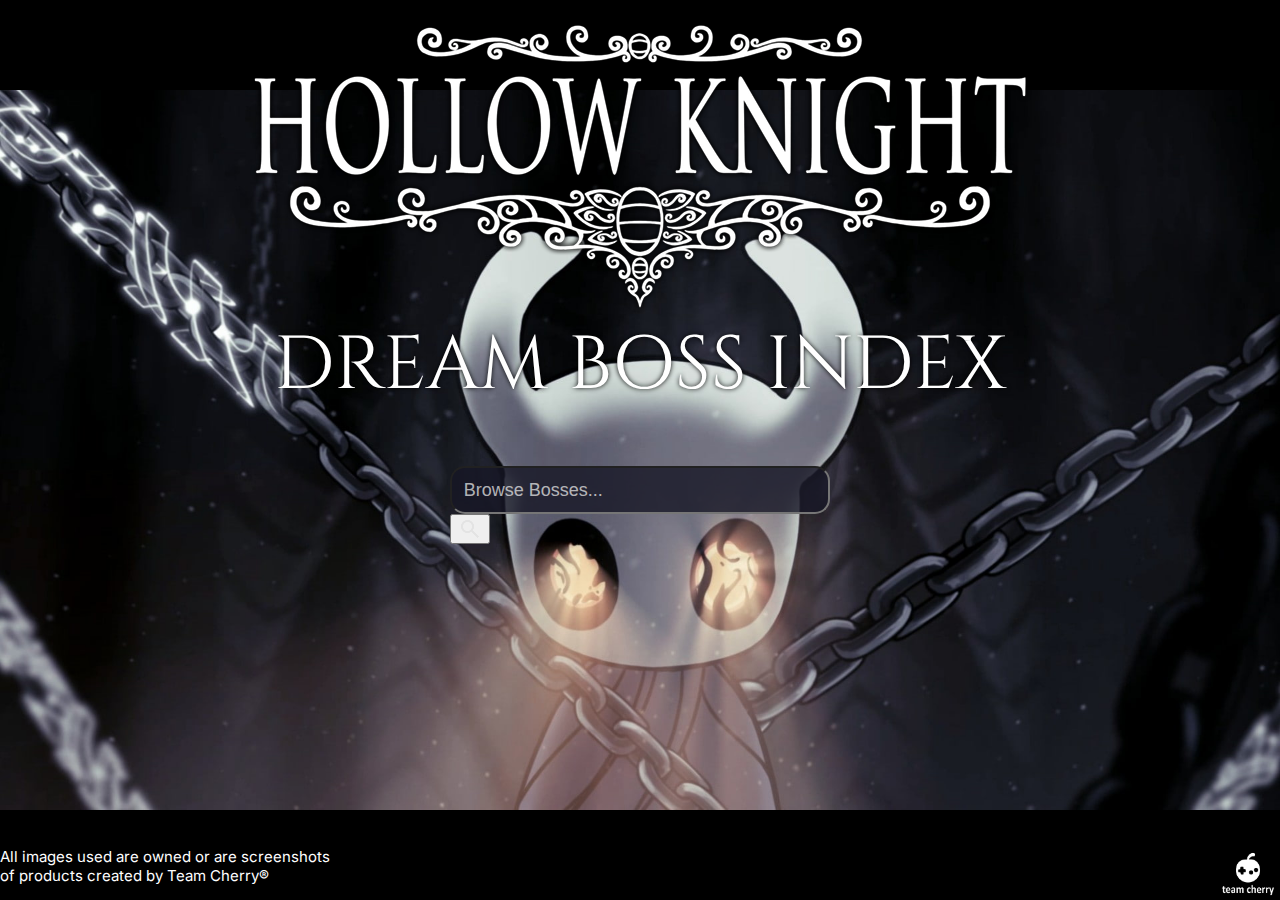
<file: index.html>
<html>

<head>
    <link href="main.css" rel="stylesheet">
    <Title>Hollow Knight Dream Boss Index</Title> <!-- hahdahd ahsdhasdh -->
</head>

<body>
    <img src="Hollow_Knight_Logo.webp" alt="HOLLOW KNIGHT" class="Hollow_Knight_Logo">
    <h1>DREAM BOSS INDEX</h1>

    <div class="searchContainer">
        <!-- div element groups code together, and the class allows to have multiple div elements that can be edited differently in CSS -->
        <div class="searchBar">
            <input type="text" id="searchinput" onkeyup="searchFunction()" placeholder="Browse Bosses...">
            <button id="searchIcon" onclick="searchFunction()"><img src="SearchIcon.png"></button>
        </div>

        <ul id="Links">
            <li><a href="Elder-Hu.html">Elder Hu</a></li>
            <li><a href="Galien.html">Galien</a></li>
            <li><a href="Gorb.html">Gorb</a></li>
            <li><a href="Markoth.html">Markoth</a></li>
            <li><a href="Marmu.html">Marmu</a></li>
            <li><a href="No-Eyes.html">No Eyes</a></li>
            <li><a href="Xero.html">Xero</a></li>
            <li><a href="gonk.html">Gonk</a></li>
        </ul>
    </div>

    <script src="script.js"></script>

    <img src="Team_Cherry_Logo.webp" alt="Team Cherry" class="Team-Cherry-Logo">
    <p class="Credits">All images used are owned or are screenshots <br>
        of products created by Team Cherry®</p>
</body>

</html>
</file>
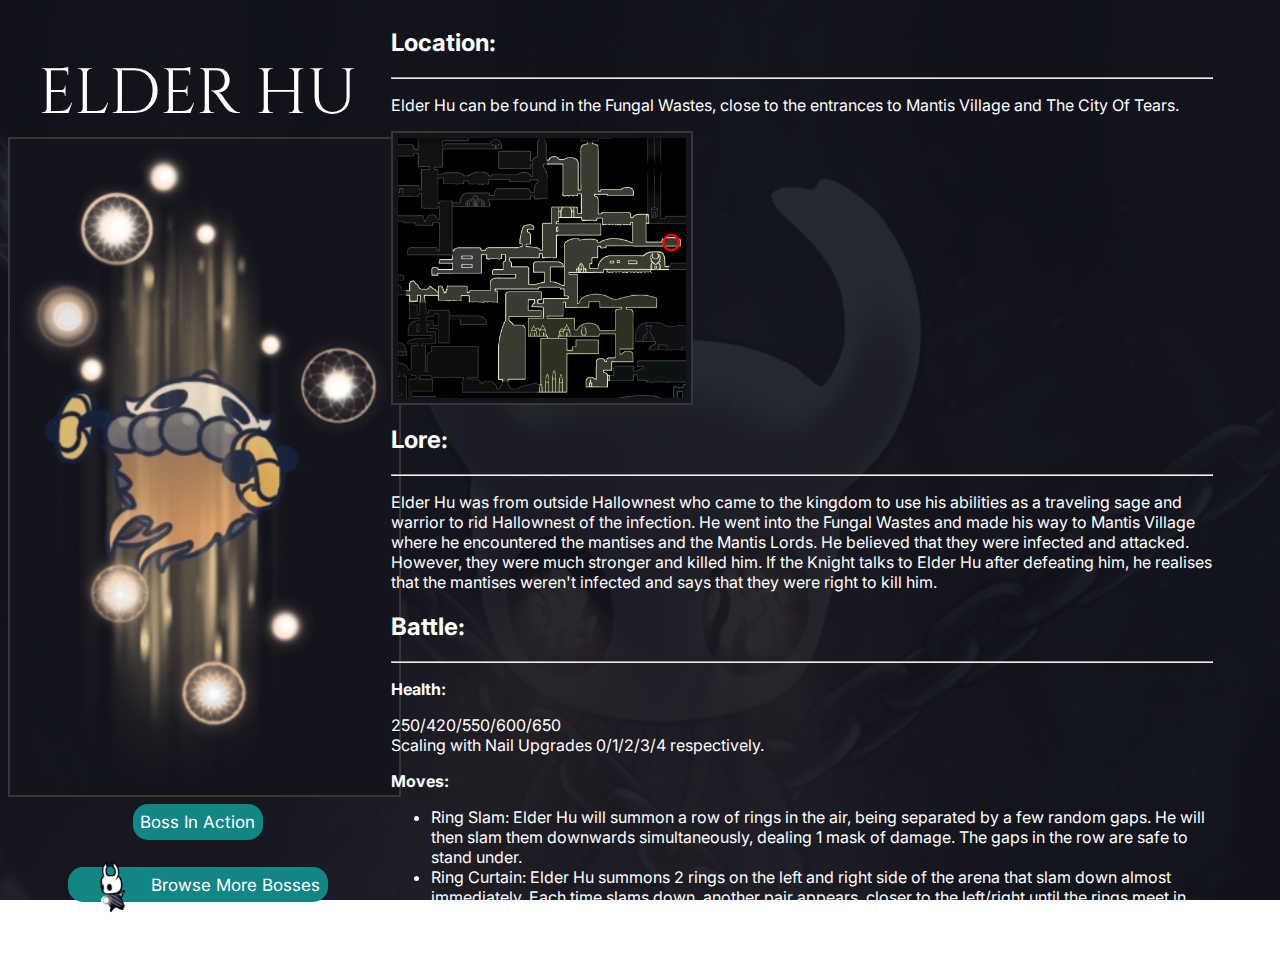
<file: Elder-Hu.html>
<html>

<head>
    <link href="main2.css" rel="stylesheet">
    <Title>Elder Hu | Hollow Knight Dream Boss Index</Title> <!-- hahdahd ahsdhasdh -->
</head>

<body>
    <div class="leftcolumn">
        <h1>ELDER HU</h1>
        <img src="HJ_Elder_Hu.webp" alt="Elder Hu">
        <a href="https://www.youtube.com/watch?v=o-jJClf_M3M" target="_blank">Boss In Action</a> <br>
        <a href="Landing_page.html" class="browseBosses"><img src="HollowKnight.gif" class="hkrun">Browse More Bosses</a>
    </div>

    <div class="rightcolumn">
        <h2>Location:</h2>
        <hr>
        <p>Elder Hu can be found in the Fungal Wastes, close to the entrances to Mantis Village and The City Of Tears.
        </p>
        <img src="Location-Elder_Hu.webp" alt="Elder Hu's Location" class="Location">
        <h2>Lore:</h2>
        <hr>
        <p>Elder Hu was from outside Hallownest who came to the kingdom to use his abilities as a traveling sage and
            warrior to rid Hallownest of the infection. He went into the Fungal Wastes and made his way to Mantis
            Village where he encountered the mantises and the Mantis Lords. He believed that they were infected and
            attacked. However, they were much stronger and killed him. If the Knight talks to Elder Hu after defeating
            him,
            he realises that the mantises weren't infected and says that they were right to kill him.</p>
        <h2>Battle:</h2>
        <hr>
        <p><span>Health:</span></p>
        <p>250/420/550/600/650 <br>
            Scaling with Nail Upgrades 0/1/2/3/4 respectively.</p>
        <p><span>Moves:</span>
        <ul>
            <li>Ring Slam: Elder Hu will summon a row of rings in the air, being separated by a few random gaps. He will
                then slam them downwards simultaneously, dealing 1 mask of damage. The gaps in the row are safe to stand
                under.</li>
            <li>Ring Curtain: Elder Hu summons 2 rings on the left and right side of the arena that slam down almost
                immediately. Each time slams down, another pair appears, closer to the left/right until the rings meet
                in the center of the arena, dealing 1 mask of damage.</li>
            <li>Teleport: Elder Hu will teleport randomly around the arena</li>
        </ul>
        </p>
    </div>
</body>

</html>
</file>
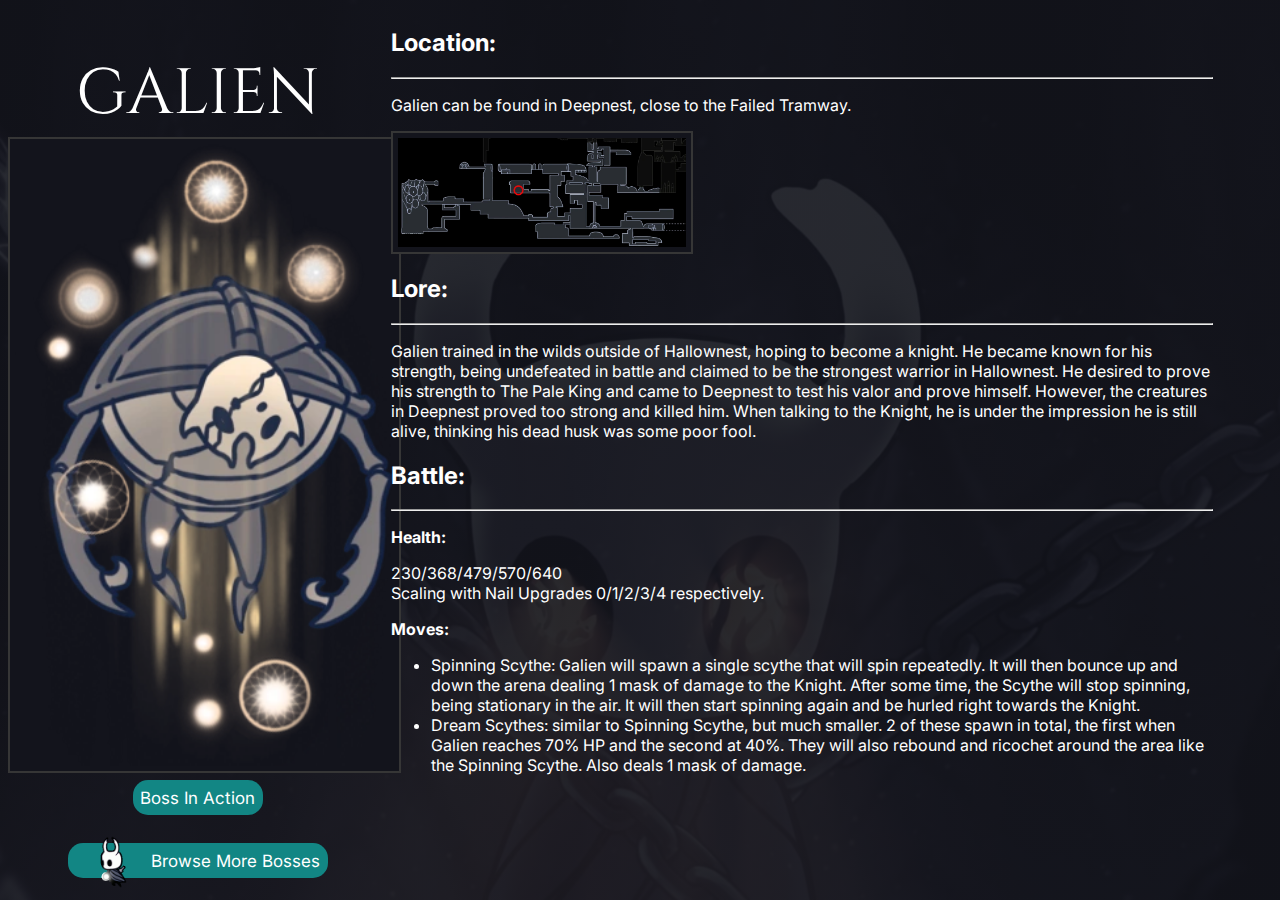
<file: Galien.html>
<html>

<head>
    <link href="main2.css" rel="stylesheet">
    <Title>Galien | Hollow Knight Dream Boss Index</Title> <!-- hahdahd ahsdhasdh -->
</head>

<body>
    <div class="leftcolumn">
        <h1>GALIEN</h1>
        <img src="HJ_Galien.webp" alt="Galien">
        <a href="https://www.youtube.com/watch?v=OzJQal1sK0c" target="_blank">Boss In Action</a> <br>
        <a href="Landing_page.html" class="BMB"><img src="HollowKnight.gif" class="hkrun">Browse More Bosses</a>
    </div>

    <div class="rightcolumn">
        <h2>Location:</h2>
        <hr>
        <p>Galien can be found in Deepnest, close to the Failed Tramway.</p>
        <img src="Location-Galien.webp" alt="Galien's Location" class="Location">
        <h2>Lore:</h2>
        <hr>
        <p>Galien trained in the wilds outside of Hallownest, hoping to become a knight. He became known for his
            strength, being undefeated in battle and claimed to be the strongest warrior in Hallownest. He desired to
            prove his strength to The Pale King and came to Deepnest to test his valor and prove himself. However, the
            creatures in Deepnest proved too strong and killed him. When talking to the Knight, he is under the
            impression he is still alive, thinking his dead husk was some poor fool.</p>
        <h2>Battle:</h2>
        <hr>
        <p><span>Health:</span></p>
        <p>230/368/479/570/640 <br>
            Scaling with Nail Upgrades 0/1/2/3/4 respectively.</p>
        <p><span>Moves:</span>
        <ul>
            <li>Spinning Scythe: Galien will spawn a single scythe that will spin repeatedly. It will then bounce up and
                down the arena dealing 1 mask of damage to the Knight. After some time, the Scythe will stop spinning,
                being stationary in the air. It will then start spinning again and be hurled right towards the Knight.
            </li>
            <li>Dream Scythes: similar to Spinning Scythe, but much smaller. 2 of these spawn in total, the first when
                Galien reaches 70% HP and the second at 40%. They will also rebound and ricochet around the area like
                the Spinning Scythe. Also deals 1 mask of damage.</li>
        </ul>
        </p>
    </div>
</body>

</html>
</file>
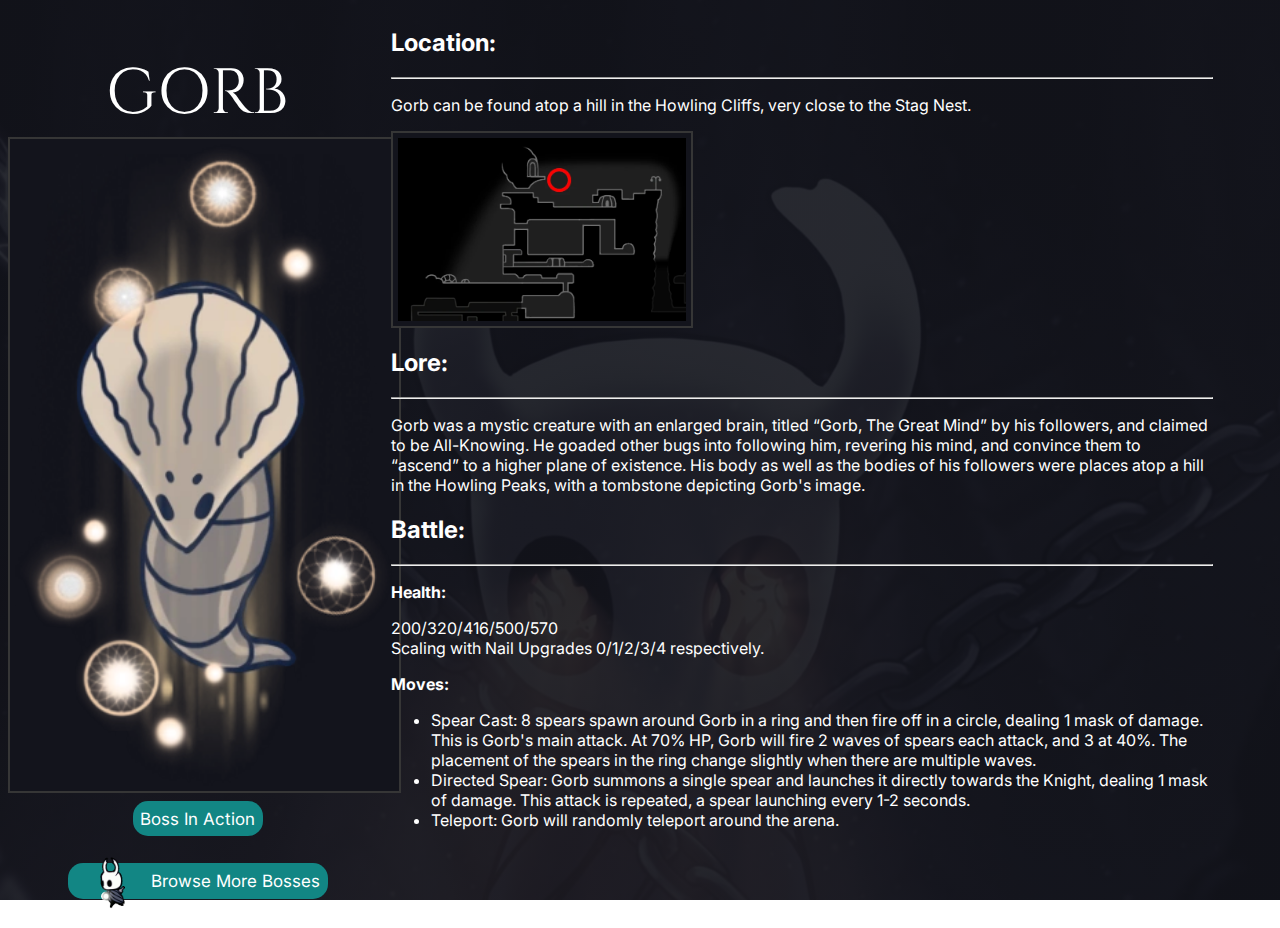
<file: Gorb.html>
<html>

<head>
    <link href="main2.css" rel="stylesheet">
    <Title>Gorb | Hollow Knight Dream Boss Index</Title> <!-- hahdahd ahsdhasdh -->
</head>

<body>
    <div class="leftcolumn">
        <h1>GORB</h1>
        <img src="HJ_Gorb.webp" alt="Gorb">
        <a href="https://www.youtube.com/watch?v=slagO61TlDg" target="_blank">Boss In Action</a> <br>
        <a href="Landing_page.html" class="BMB"><img src="HollowKnight.gif" class="hkrun">Browse More Bosses</a>
    </div>

    <div class="rightcolumn">
        <h2>Location:</h2>
        <hr>
        <p>Gorb can be found atop a hill in the Howling Cliffs, very close to the Stag Nest.</p>
        <img src="location-Gorb.webp" alt="Gorb's Location" class="Location">
        <h2>Lore:</h2>
        <hr>
        <p>Gorb was a mystic creature with an enlarged brain, titled “Gorb, The Great Mind” by his followers, and
            claimed to be All-Knowing. He goaded other bugs into following him, revering his mind, and convince them to
            “ascend” to a higher plane of existence. His body as well as the bodies of his followers were places atop a
            hill in the Howling Peaks, with a tombstone depicting Gorb's image.</p>
        <h2>Battle:</h2>
        <hr>
        <p><span>Health:</span></p>
        <p>200/320/416/500/570 <br>
            Scaling with Nail Upgrades 0/1/2/3/4 respectively.</p>
        <p><span>Moves:</span>
        <ul>
            <li>Spear Cast: 8 spears spawn around Gorb in a ring and then fire off in a circle, dealing 1 mask of
                damage. This is
                Gorb's main attack. At 70% HP, Gorb will fire 2 waves of spears each attack, and 3 at 40%. The placement
                of the spears in
                the ring change slightly when there are multiple waves.</li>
            <li>Directed Spear: Gorb summons a single spear and launches it directly towards the Knight, dealing 1 mask
                of damage. This
                attack is repeated, a spear launching every 1-2 seconds.</li>
            <li>Teleport: Gorb will randomly teleport around the arena.</li>
        </ul>
        </p>
    </div>
</body>

</html>
</file>
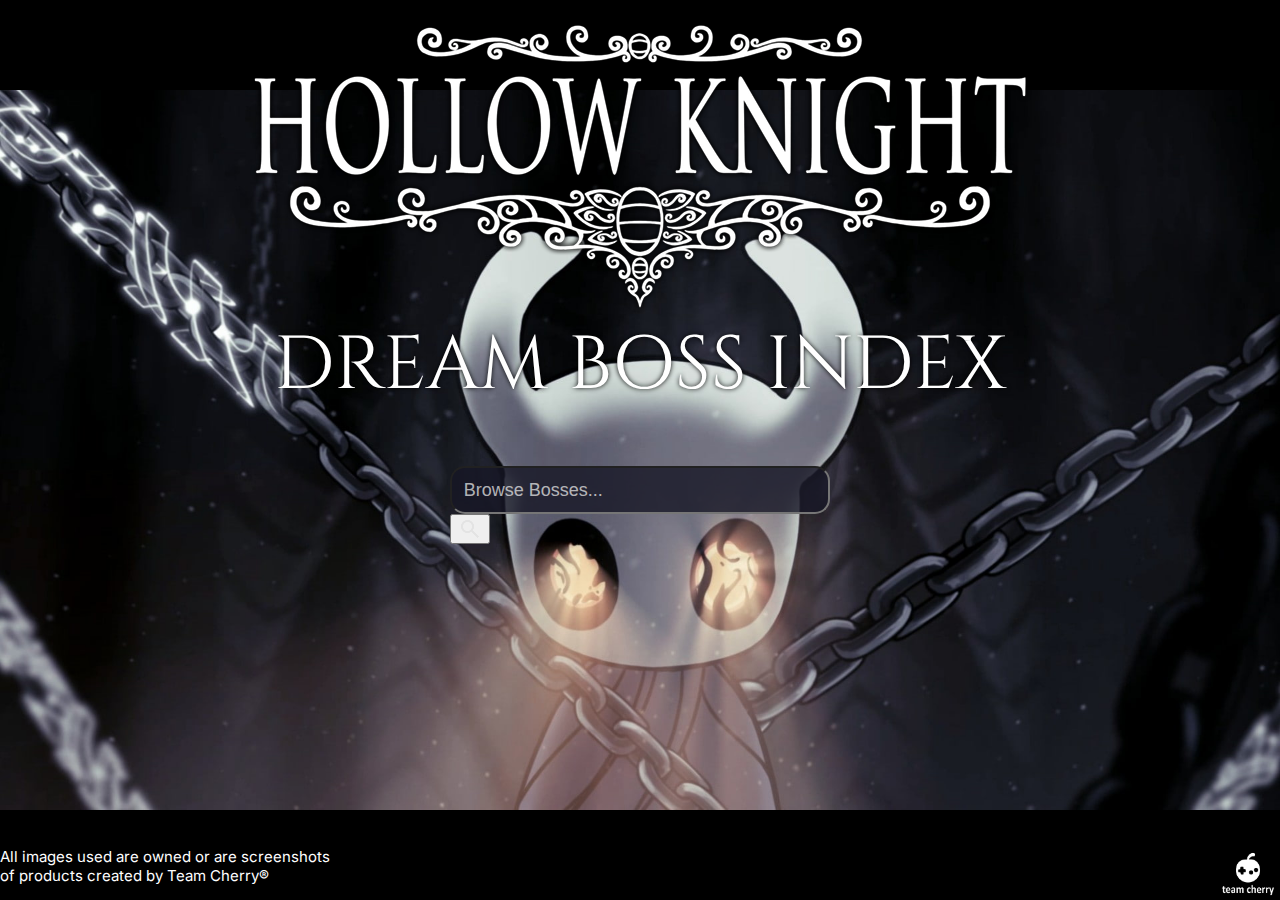
<file: Landing_page.html>
<html>

<head>
    <link href="main.css" rel="stylesheet">
    <Title>Hollow Knight Dream Boss Index</Title> <!-- hahdahd ahsdhasdh -->
</head>

<body>
    <img src="Hollow_Knight_Logo.webp" alt="HOLLOW KNIGHT" class="Hollow_Knight_Logo">
    <h1>DREAM BOSS INDEX</h1>

    <div class="searchContainer">
        <!-- div element groups code together, and the class allows to have multiple div elements that can be edited differently in CSS -->
        <div class="searchBar">
            <input type="text" id="searchinput" onkeyup="searchFunction()" placeholder="Browse Bosses...">
            <button id="searchIcon" onclick="searchFunction()"><img src="SearchIcon.png"></button>
        </div>

        <ul id="Links">
            <li><a href="Elder-Hu.html">Elder Hu</a></li>
            <li><a href="Galien.html">Galien</a></li>
            <li><a href="Gorb.html">Gorb</a></li>
            <li><a href="Markoth.html">Markoth</a></li>
            <li><a href="Marmu.html">Marmu</a></li>
            <li><a href="No-Eyes.html">No Eyes</a></li>
            <li><a href="Xero.html">Xero</a></li>
        </ul>
    </div>

    <script src="script.js"></script>

    <img src="Team_Cherry_Logo.webp" alt="Team Cherry" class="Team-Cherry-Logo">
    <p class="Credits">All images used are owned or are screenshots <br>
        of products created by Team Cherry®</p>
</body>

</html>
</file>
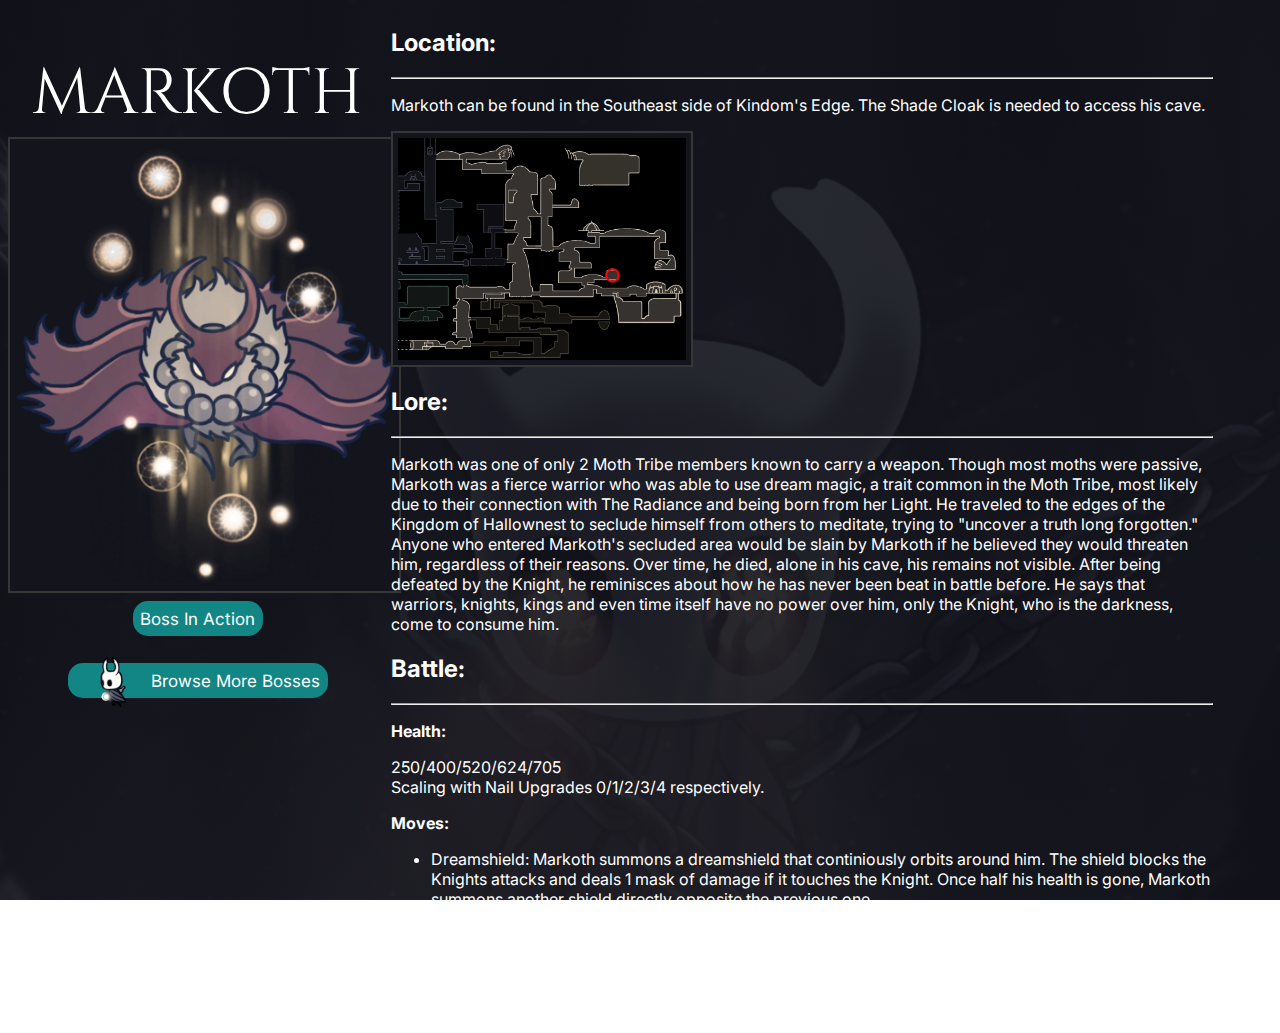
<file: Markoth.html>
<html>

<head>
    <link href="main2.css" rel="stylesheet">
    <Title>Markoth | Hollow Knight Dream Boss Index</Title> <!-- hahdahd ahsdhasdh -->
</head>

<body>
    <div class="leftcolumn">
        <h1>MARKOTH</h1>
        <img src="HJ_Markoth.webp" alt="Markoth">
        <a href="https://www.youtube.com/watch?v=IKHLYEqWEUg" target="_blank">Boss In Action</a> <br>
        <a href="Landing_page.html" class="BMB"><img src="HollowKnight.gif" class="hkrun">Browse More Bosses</a>
    </div>

    <div class="rightcolumn">
        <h2>Location:</h2>
        <hr>
        <p>Markoth can be found in the Southeast side of Kindom's Edge. The Shade Cloak is needed to access his cave.
        </p>
        <img src="Location-Markoth.webp" alt="Markoth's Location" class="Location">
        <h2>Lore:</h2>
        <hr>
        <p>Markoth was one of only 2 Moth Tribe members known to carry a weapon. Though most moths were passive, Markoth
            was a fierce warrior who was able to use dream magic, a trait common in the Moth Tribe, most likely due to
            their connection with The Radiance and being born from her Light. He traveled to the edges of the Kingdom of
            Hallownest to seclude himself from others to meditate, trying to "uncover a truth long forgotten." Anyone
            who entered Markoth's secluded area would be slain by Markoth if he believed they would threaten him,
            regardless of their reasons. Over time, he died, alone in his cave, his remains not visible. After being
            defeated by the Knight, he reminisces about how he has never been beat in battle before. He says that
            warriors, knights, kings and even time itself have no power over him, only the Knight, who is the darkness,
            come to consume him.</p>
        <h2>Battle:</h2>
        <hr>
        <p><span>Health:</span></p>
        <p>250/400/520/624/705 <br>
            Scaling with Nail Upgrades 0/1/2/3/4 respectively.</p>
        <p><span>Moves:</span>
        <ul>
            <li>Dreamshield: Markoth summons a dreamshield that continiously orbits around him. The shield blocks the
                Knights attacks and deals 1 mask of damage if it touches the Knight. Once half his health is gone,
                Markoth summons another shield directly opposite the previous one.</li>
            <li>Nail Summon: Markoth summons a Nail, aiming it at the Knight's current location then firing towards it,
                dealing 1 mask of damage. This is his main attack and he uses it once every 1-2 seconds. At half health,
                the cooldown for his attack decreases to every 0.75-1.25 seconds.</li>
            <li>Shield Cyclone: Markoth will increasingly extend the range of his dreamshield and make it orbit much
                faster, dealing 1 mask of damage if it hits the Knight. However, he moves much slower during this
                attack.</li>
        </ul>
        </p>
    </div>
</body>

</html>
</file>
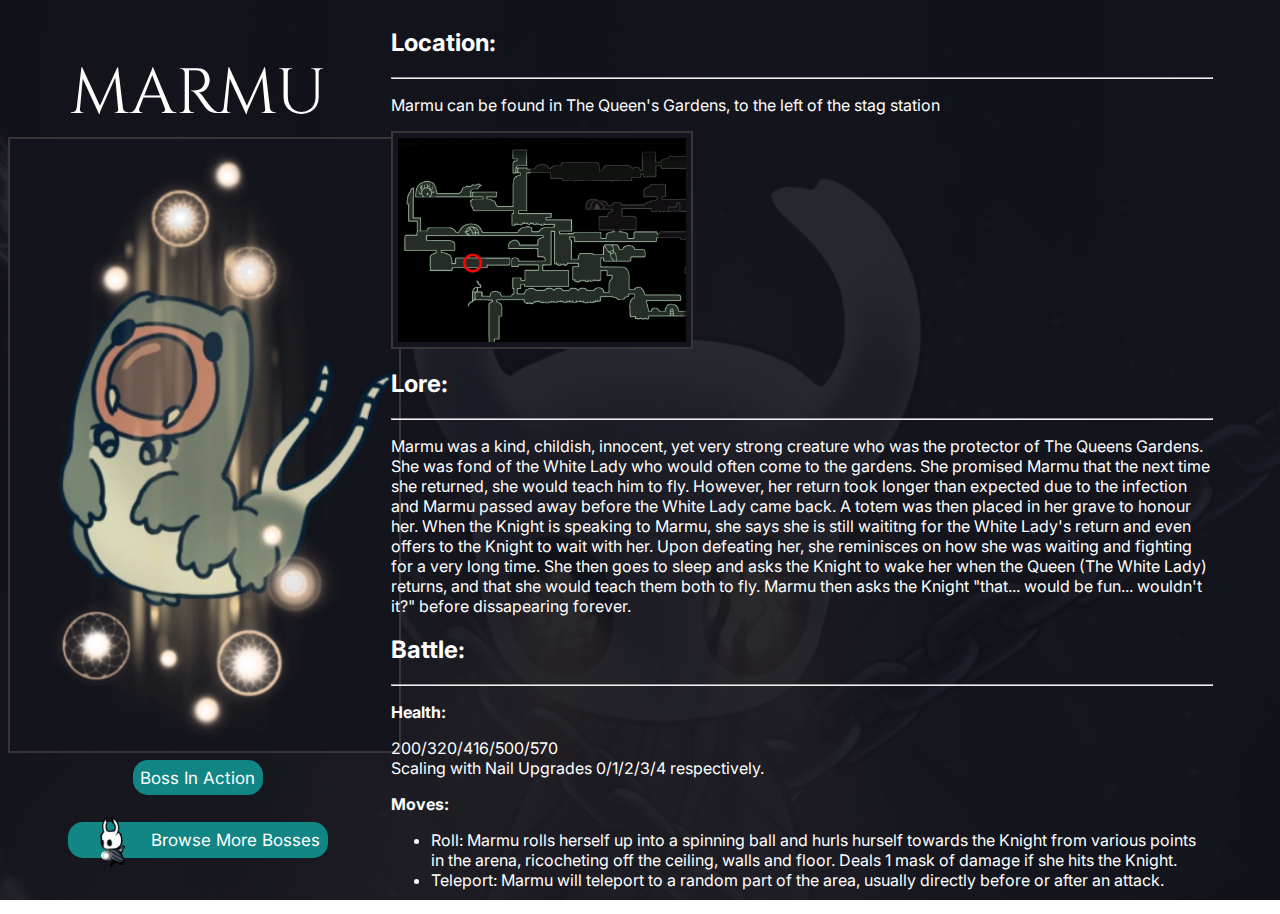
<file: Marmu.html>
<html>

<head>
    <link href="main2.css" rel="stylesheet">
    <Title>Marmu | Hollow Knight Dream Boss Index</Title> <!-- hahdahd ahsdhasdh -->
</head>

<body>
    <div class="leftcolumn">
        <h1>MARMU</h1>
        <img src="HJ_Marmu.webp" alt="Marmu">
        <a href="https://www.youtube.com/watch?v=LOTmP5wh7RA" target="_blank">Boss In Action</a> <br>
        <a href="Landing_page.html" class="BMB"><img src="HollowKnight.gif" class="hkrun">Browse More Bosses</a>
    </div>

    <div class="rightcolumn">
        <h2>Location:</h2>
        <hr>
        <p>Marmu can be found in The Queen's Gardens, to the left of the stag station</p>
        <img src="Location-Marmu.webp" alt="Marmu's Location" class="Location">
        <h2>Lore:</h2>
        <hr>
        <p>Marmu was a kind, childish, innocent, yet very strong creature who was the protector of The Queens Gardens.
            She was fond of the White Lady who would often come to the gardens. She promised Marmu that the next time
            she returned, she would teach him to fly. However, her return took longer than expected due to the infection
            and Marmu passed away before the White Lady came back. A totem was then placed in her grave to honour her.
            When the Knight is speaking to Marmu, she says she is still waititng for the White Lady's return and even
            offers to the Knight to wait with her. Upon defeating her, she reminisces on how she was waiting and
            fighting for a very long time. She then goes to sleep and asks the Knight to wake her when the Queen (The
            White Lady) returns, and that she would teach them both to fly. Marmu then asks the Knight "that... would be
            fun...
            wouldn't it?" before dissapearing forever.</p>
        <h2>Battle:</h2>
        <hr>
        <p><span>Health:</span></p>
        <p>200/320/416/500/570 <br>
            Scaling with Nail Upgrades 0/1/2/3/4 respectively.</p>
        <p><span>Moves:</span>
        <ul>
            <li>Roll: Marmu rolls herself up into a spinning ball and hurls hurself towards the Knight from various
                points in the arena, ricocheting off the ceiling, walls and floor. Deals 1 mask of damage if she hits
                the Knight.</li>
            <li>Teleport: Marmu will teleport to a random part of the area, usually directly before or after an attack.
            </li>
        </ul>
        </p>
    </div>
</body>

</html>
</file>
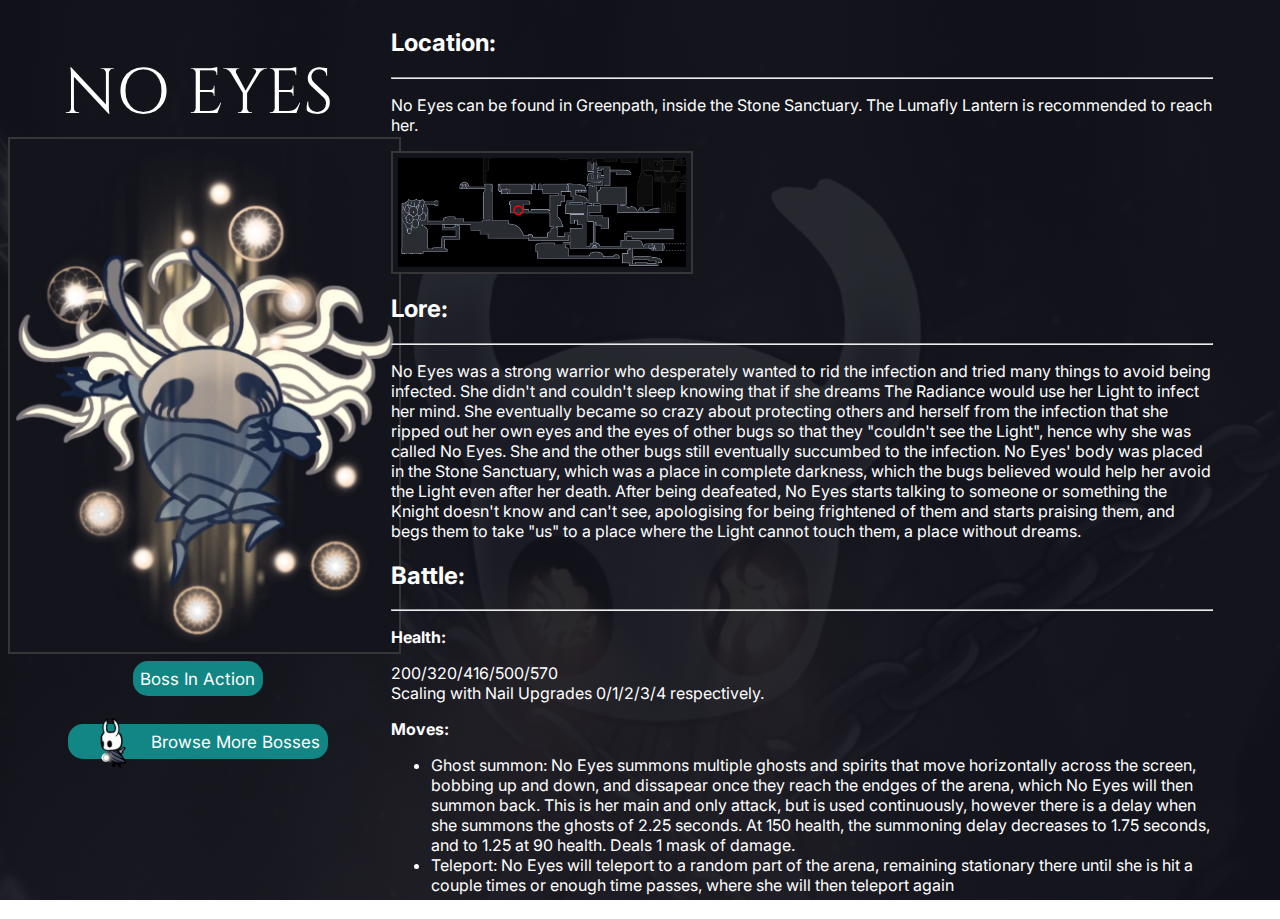
<file: No-Eyes.html>
<html>

<head>
    <link href="main2.css" rel="stylesheet">
    <Title>No Eyes | Hollow Knight Dream Boss Index</Title> <!-- hahdahd ahsdhasdh -->
</head>

<body>
    <div class="leftcolumn">
        <h1>NO EYES</h1>
        <img src="HJ_No_Eyes.webp" alt="No Eyes">
        <a href="https://www.youtube.com/watch?v=XAxVQHQYsaY" target="_blank">Boss In Action</a> <br>
        <a href="index.html" class="BMB"><img src="HollowKnight.gif" class="hkrun">Browse More Bosses</a>
    </div>

    <div class="rightcolumn">
        <h2>Location:</h2>
        <hr>
        <p>No Eyes can be found in Greenpath, inside the Stone Sanctuary. The Lumafly Lantern is recommended to reach
            her.</p>
        <img src="Location-Galien.webp" alt="Galien's Location" class="Location">
        <h2>Lore:</h2>
        <hr>
        <p>No Eyes was a strong warrior who desperately wanted to rid the infection and tried many things to avoid
            being infected. She didn't and couldn't sleep knowing that if she dreams The Radiance would use her Light to
            infect her mind. She eventually became so crazy about protecting others and herself from the infection that
            she ripped out her own eyes and the eyes of other bugs so that they "couldn't see the Light", hence why she
            was called No Eyes. She and the other bugs still eventually succumbed to the infection. No Eyes' body was
            placed
            in the Stone Sanctuary, which was a place in complete darkness, which the bugs believed would help her avoid
            the
            Light even after her death. After being deafeated, No Eyes starts talking to someone or something the Knight
            doesn't know and can't see, apologising for being frightened of them and starts praising them, and begs them
            to take "us" to a place where the Light cannot touch them, a place without dreams.</p>
        <h2>Battle:</h2>
        <hr>
        <p><span>Health:</span></p>
        <p>200/320/416/500/570 <br>
            Scaling with Nail Upgrades 0/1/2/3/4 respectively.</p>
        <p><span>Moves:</span>
        <ul>
            <li>Ghost summon: No Eyes summons multiple ghosts and spirits that move horizontally across the screen,
                bobbing up and down, and dissapear once they reach the endges of the arena, which No Eyes will then
                summon back. This is her main and only attack, but is used continuously, however there is a delay when
                she summons the ghosts of 2.25 seconds. At 150 health, the summoning delay decreases to 1.75 seconds,
                and to
                1.25 at 90 health. Deals 1 mask of damage.</li>
            <li>Teleport: No Eyes will teleport to a random part of the arena, remaining stationary there until she is
                hit a couple times or enough time passes, where she will then teleport again</li>
        </ul>
        </p>
    </div>
</body>

</html>
</file>
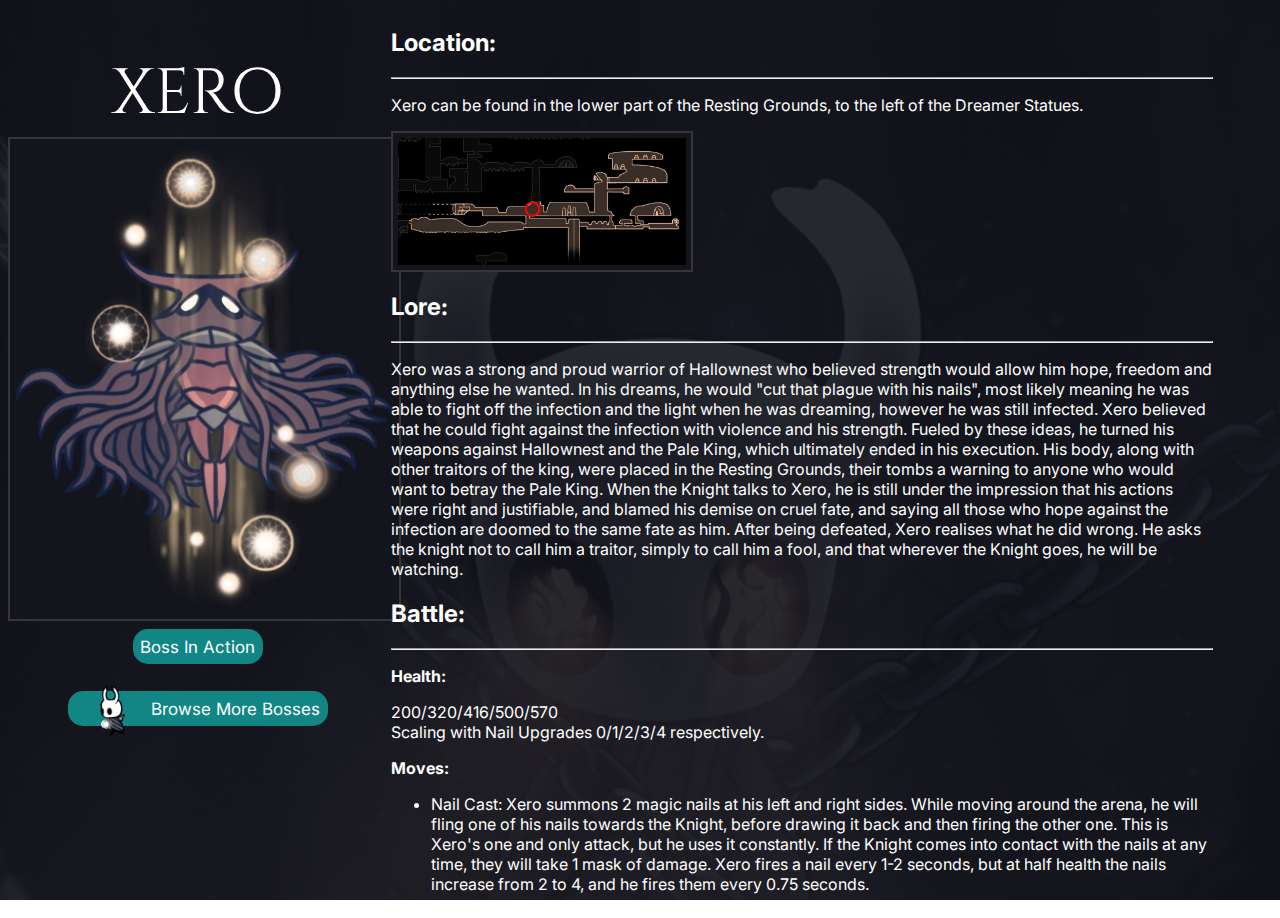
<file: Xero.html>
<html>

<head>
    <link href="main2.css" rel="stylesheet">
    <Title>Xero | Hollow Knight Dream Boss Index</Title> <!-- hahdahd ahsdhasdh -->
</head>

<body>
    <div class="leftcolumn">
        <h1>XERO</h1>
        <img src="HJ_Xero.webp" alt="Xero">
        <a href="https://www.youtube.com/watch?v=k0uUXYwjLuM" target="_blank">Boss In Action</a> <br>
        <a href="index.html" class="BMB"><img src="HollowKnight.gif" class="hkrun">Browse More Bosses</a>
    </div>

    <div class="rightcolumn">
        <h2>Location:</h2>
        <hr>
        <p>Xero can be found in the lower part of the Resting Grounds, to the left of the Dreamer Statues.</p>
        <img src="Location-Xero.webp" alt="Galien's Location" class="Location">
        <h2>Lore:</h2>
        <hr>
        <p>Xero was a strong and proud warrior of Hallownest who believed strength would allow him hope, freedom and
            anything else he wanted. In his dreams, he would "cut that plague with his nails", most likely meaning he
            was able to fight off the infection and the light when he was dreaming, however he was still infected. Xero
            believed that he could fight against the infection with violence and his strength. Fueled by these ideas, he
            turned his weapons against Hallownest and the Pale King, which ultimately ended in his execution. His body,
            along with other traitors of the king, were placed in the Resting Grounds, their tombs a warning to anyone
            who would want to betray the Pale King. When the Knight talks to Xero, he is still under the impression that
            his actions were right and justifiable, and blamed his demise on cruel fate, and saying all those who hope
            against the infection are doomed to the same fate as him. After being defeated, Xero realises what he did
            wrong. He asks the knight not to call him a traitor, simply to call him a fool, and that wherever the Knight
            goes, he will be watching. </p>
        <h2>Battle:</h2>
        <hr>
        <p><span>Health:</span></p>
        <p>200/320/416/500/570 <br>
            Scaling with Nail Upgrades 0/1/2/3/4 respectively.</p>
        <p><span>Moves:</span>
        <ul>
            <li>Nail Cast: Xero summons 2 magic nails at his left and right sides. While moving around the arena, he
                will fling one of his nails towards the Knight, before drawing it back and then firing the other one.
                This is Xero's one and only attack, but he uses it constantly. If the Knight comes into contact with the
                nails at any time, they will take 1 mask of damage. Xero fires a nail every 1-2 seconds, but at half
                health the nails increase from 2 to 4, and he fires them every 0.75 seconds.</li>
        </ul>
        </p>
    </div>
</body>

</html>
</file>
<file: main.css>
@import url('https://fonts.googleapis.com/css2?family=Cinzel:wght@400..900&display=swap');
@import url('https://fonts.googleapis.com/css2?family=Inter:ital,opsz,wght@0,14..32,100..900;1,14..32,100..900&display=swap');

.searchContainer {
  width: 30%;
  margin: 0 auto;
}

.searchContainer input {
  font-size: 18px;
  width: 100%;
  padding: 3%;
  background-color: rgba(22, 22, 37, 0.8);
  color: white;
  border-radius: 15px;
}

::placeholder {
  color: rgba(228, 228, 228, 0.767)
}

.searchContainer ul {
  display: none;
  list-style: none;
  padding: 3% 0 5% 0;
  margin: 0;
  background: rgba(19, 20, 28, 0.9);
  border-radius: 15px;
}

.searchContainer:focus-within ul {
  display: block;
  position: relative;
}

.searchContainer a {
  display: block;
  color: rgb(18, 134, 132);
  padding: 1% 3%;
  text-decoration: none;
}

.searchContainer a:hover {
  text-decoration: underline;
  font-weight: bold;
}

body {
  background-image: url(WebsiteBackgroundImage2.jpg);
  /* So is this! */
  color: white;
  background-size: 100% auto;
  background-color: black;
  background-position: center;
  background-repeat: no-repeat;
  font-family: inter;
}

h1 {
  text-align: center;
  font-size: 75px;
  font-weight: normal;
  text-shadow: 0px 0px 5px black;
  font-family: Cinzel;
  margin-top: -10px;
}

.Hollow_Knight_Logo {
  display: block;
  margin: auto;
}

.Credits {
  font-family: Inter;
  position: absolute;
  left: 0;
  bottom: 0;
  font-size: 15px;
}

.Team-Cherry-Logo {
  width: 5%;
  height: auto;
  display: block;
  margin: auto;
  position: absolute;
  bottom: 0;
  right: 0;
}
</file>
<file: main2.css>
@import url('https://fonts.googleapis.com/css2?family=Inter:ital,opsz,wght@0,14..32,100..900;1,14..32,100..900&display=swap');
@import url('https://fonts.googleapis.com/css2?family=Cinzel:wght@400..900&display=swap');

body {
    background-image: linear-gradient(rgba(19, 20, 28, 0.9), rgba(19, 20, 28, 0.9)), url(WebsiteBackgroundImage2.jpg);
    background-position: center;
    background-repeat: no-repeat;
    background-size: cover;
    background-attachment: fixed;
    color: white;
    font-family: Inter;
}

h1 {
    font-family: Cinzel;
    font-weight: normal;
    font-size: 400%;
    margin-bottom: 0;
}

.leftcolumn {
    display: inline-block;
    text-align: center;
    width: 30%;
    vertical-align: top;
}

.rightcolumn {
    display: inline-block;
    margin: 8%, 0, 0, 2%;
    width: 65%;
    vertical-align: top;
}

img {
    background-color: rgb(19, 20, 28);
    width: 100%;
    Border: 2px solid rgb(54, 54, 54);
    padding: 5px;
}

.Location {
    width: 35%;
}

.hkrun {
    width: 20%;
    background: transparent;
    border: none;
    padding: 0;
    margin: 0;
    vertical-align: middle;
}

span {
    font-weight: bold;
}

a {
    color: white;
    text-decoration: none;
    background-color: rgb(18, 134, 132);
    padding: 2%;
    border-radius: 15px;
    font-size: 17px;
    line-height: 3;
    margin: 0;
}

.brouseBosses {
    padding: 5% 5% 5% 0%;
}

a:hover {
    background-color: rgb(9, 94, 99);
    text-decoration: underline;
}

hr {
    color: white;
}
</file>
